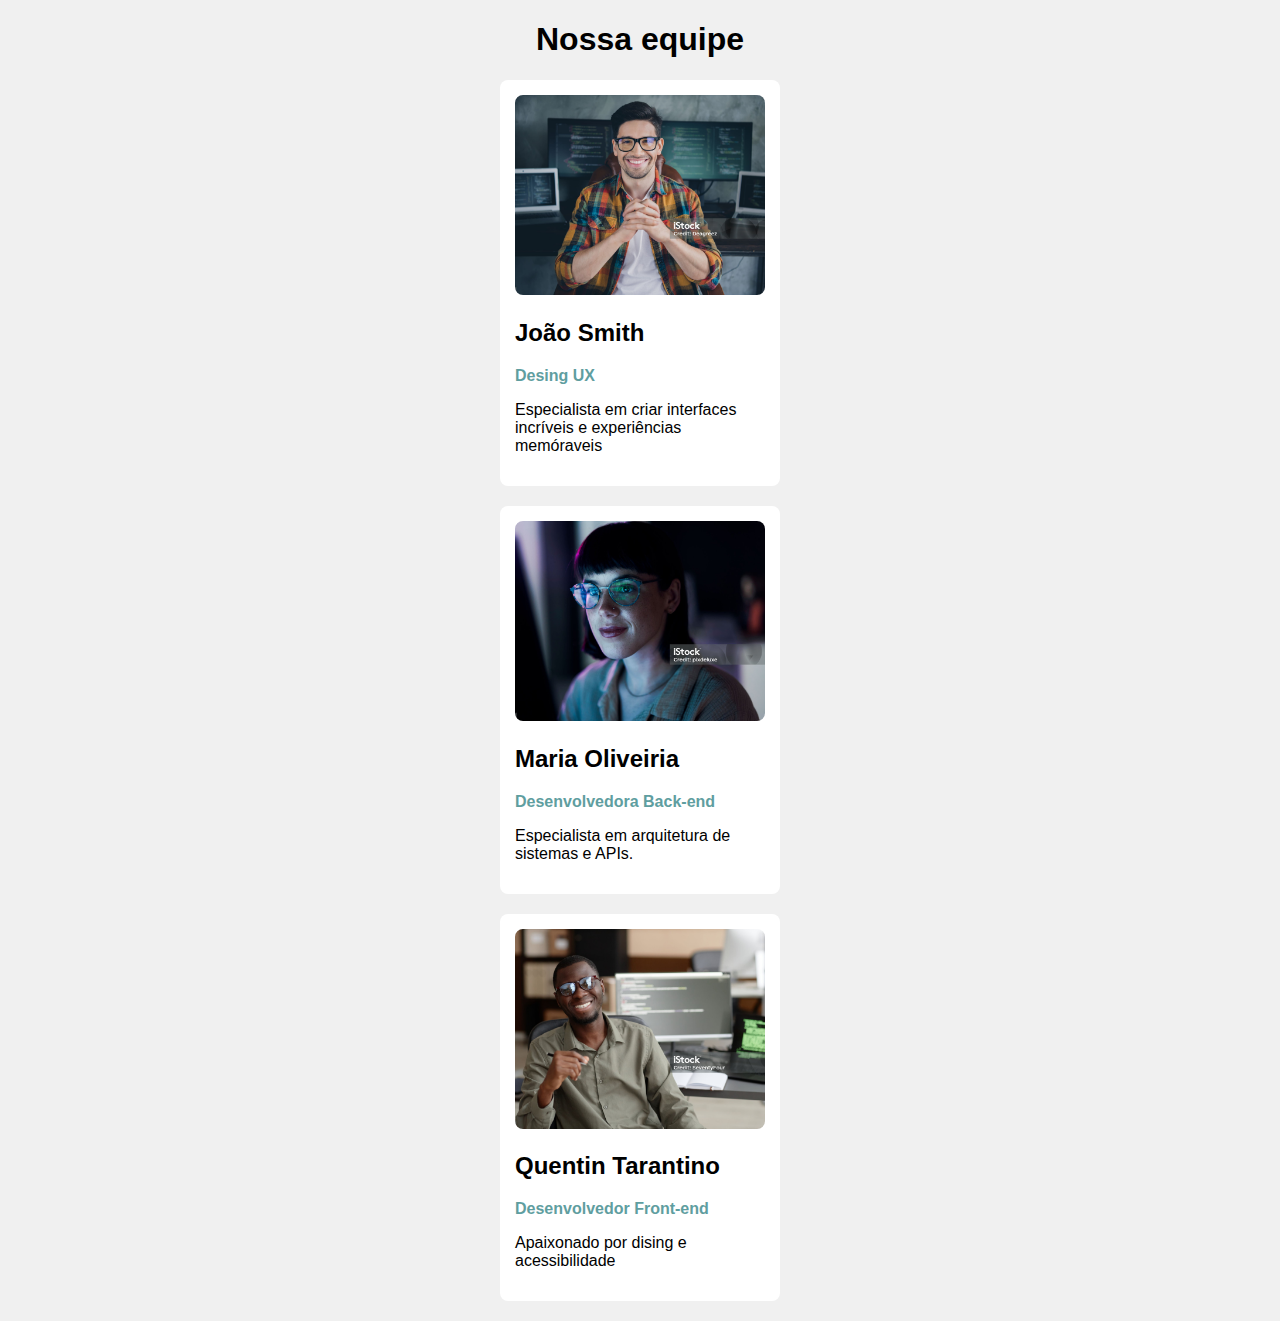
<file: HTML/CadastroDeFuncionarios/index.html>
<!DOCTYPE html>
<html lang="pt-BR">
<head>
    <meta charset="UTF-8">
    <meta name="viewport" content="width=device-width, initial-scale=1.0">
    <title>Cadastro de funcionarios</title>
    <link rel="stylesheet" href="styles/style.css">
</head>
<body>
    <h1 class="titulo">Nossa equipe</h1>

    <div class="container">
        <div class="card">
            <img src="imagens/joao.jpg" alt="">
            <h2>João Smith</h2>
            <p class="cargo">Desing UX</p>
            <p>Especialista em criar interfaces incríveis e experiências memóraveis</p>
        </div>
        
        <div class="card">
            <img src="imagens/maria.jpg" alt="">
            <h2>Maria Oliveiria</h2>
            <p class="cargo">Desenvolvedora Back-end</p>
            <p>Especialista em arquitetura de sistemas e APIs.</p>
        </div>

        <div class="card">
            <img src ="imagens/tarantino.jpg">
            <h2>Quentin Tarantino</h2>
            <p class="cargo">Desenvolvedor Front-end</p>
            <p>Apaixonado por dising e acessibilidade</p>
        </div>
    </div>
</body>
</html>
</file>
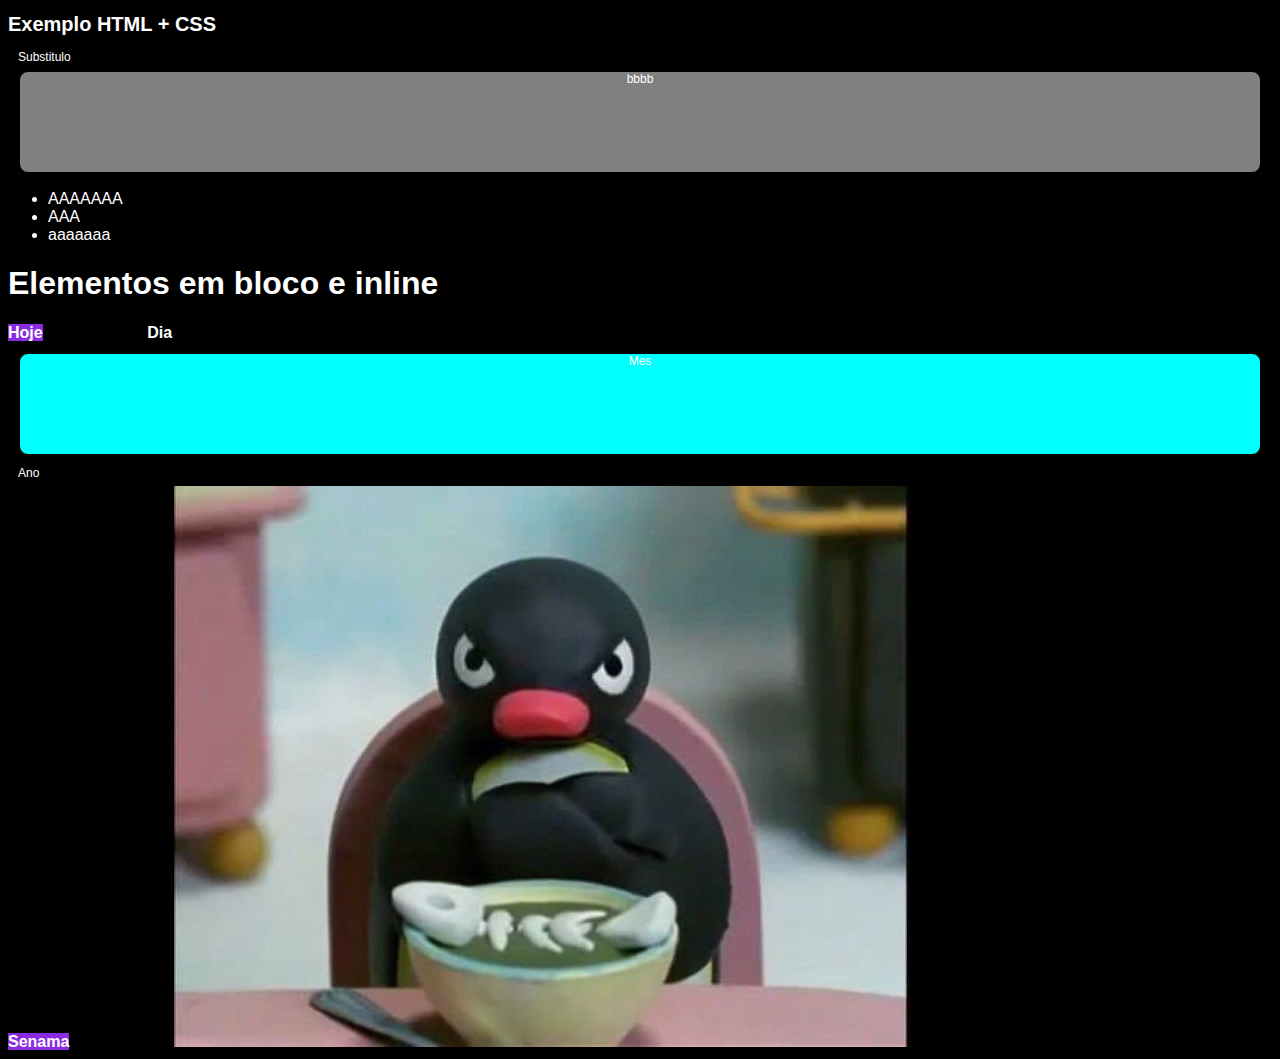
<file: HTML/siteCSS/index.html>
<!DOCTYPE html>
<html lang="pt-BR">
<head>

    <link rel="stylesheet" href="styles/style.css">

    <meta charset="UTF-8">
    <meta name="viewport" content="width=device-width, initial-scale=1.0">
    <title>Lego Batman</title>

</head>
<body>
    <h1 style="color:white; font-size: 20px;">Exemplo HTML + CSS</h1>
    <p class="sub">Substitulo</p>
    <p>bbbb</p>
    <ul>
        <li>AAAAAAA</li>
        <li>AAA</li>
        <li>aaaaaaa</li>
    </ul>
    
    <h1>Elementos em bloco e inline</h1>
    <strong>Hoje</strong>
    <strong class="sub">Dia</strong>
    <p id="mes">Mes</p>
    <p class="sub">Ano</p>
    <strong>Senama</strong>

    <img src="images/pingo.jpg" alt="">
</body>
</html>
</file>
<file: HTML/CadastroDeFuncionarios/styles/style.css>
body {
    background-color: #f0f0f0;
    font-family: Arial, Helvetica, sans-serif;
}


.titulo {
    text-align: center;
}

.card {
    background-color: white;
    border-radius: 8px;
    width: 250px;
    margin: 0 auto;
    padding: 15px;
    margin-bottom: 20px;
}

.cargo {
    color: cadetblue;
    font-weight: 700;
}

.container {
    width: 98%;
    margin: 0 auto;
}

img {
    width: 100%;
    height: 200px;
    object-fit: cover;
    border-radius: 8px;
    object-position: top;
}

.card:hover {
    background-color: rgb(237, 237, 237);
}
</file>
<file: HTML/siteCSS/styles/style.css>
body{
    background-color:rgb(0, 0, 0);
    color:white;
    font-family:Arial, Helvetica, sans-serif
}
p{
    font-size: 12px;
    background-color:gray;
/* largura */
    width: 90;
/* altura */
    height: 100px;
/* borda */
    border: 2px solid #000;
/* Definir todos os lado com uma unica tag */
    margin: 200px 200px 200px 200px;
    margin-right: 10px;
    margin-top: 4;
    margin-left: 8px;
    margin-bottom: 5px;
/* Sempre a ultima requisição é a qual vale */
    margin: 10px;

    border-radius: 10px;
    text-align: center;
}

strong{
    background-color: blueviolet;
/* margin = distancia  */
    margin-right: 100px;
    margin-bottom: 100px;
    

}

.sub{
    text-align: left;
    background-color: unset;
    height: 10px;
    border: none;
}

#mes{
    background-color:aqua;
}
</file>
